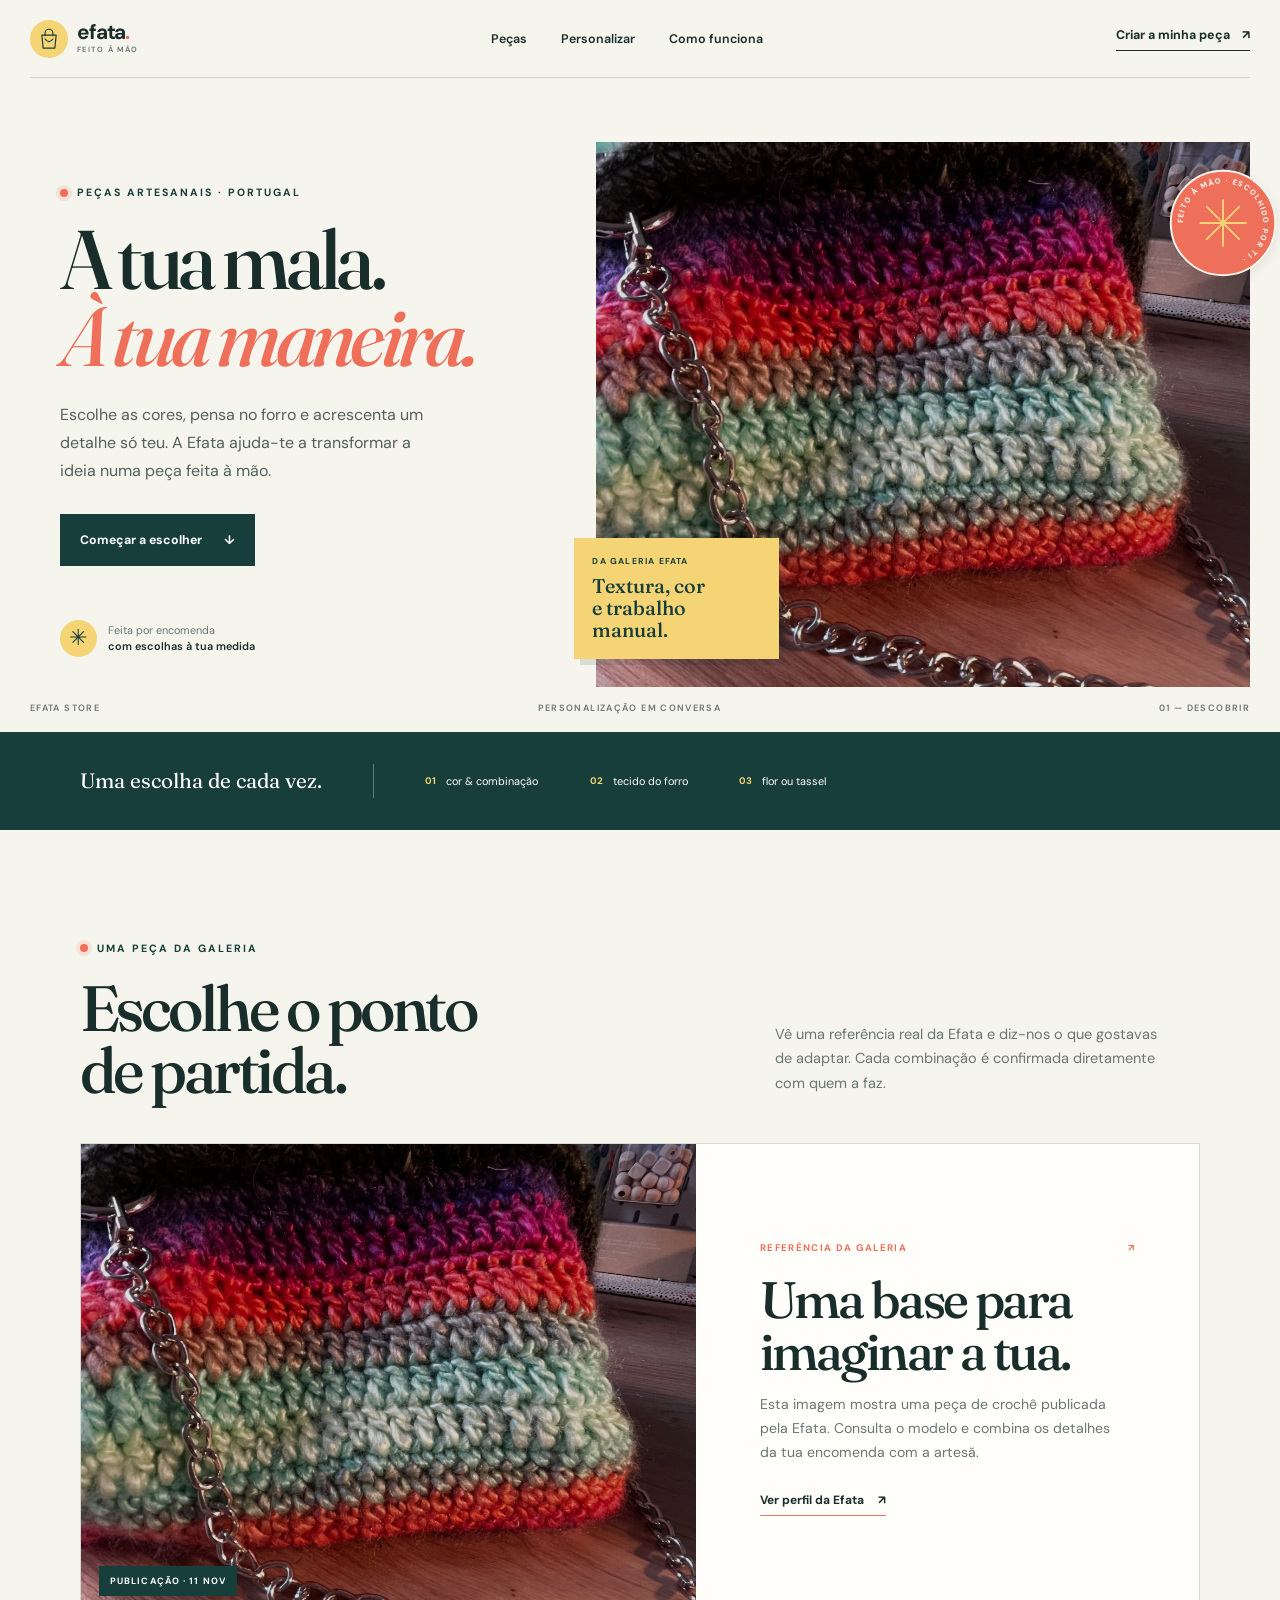
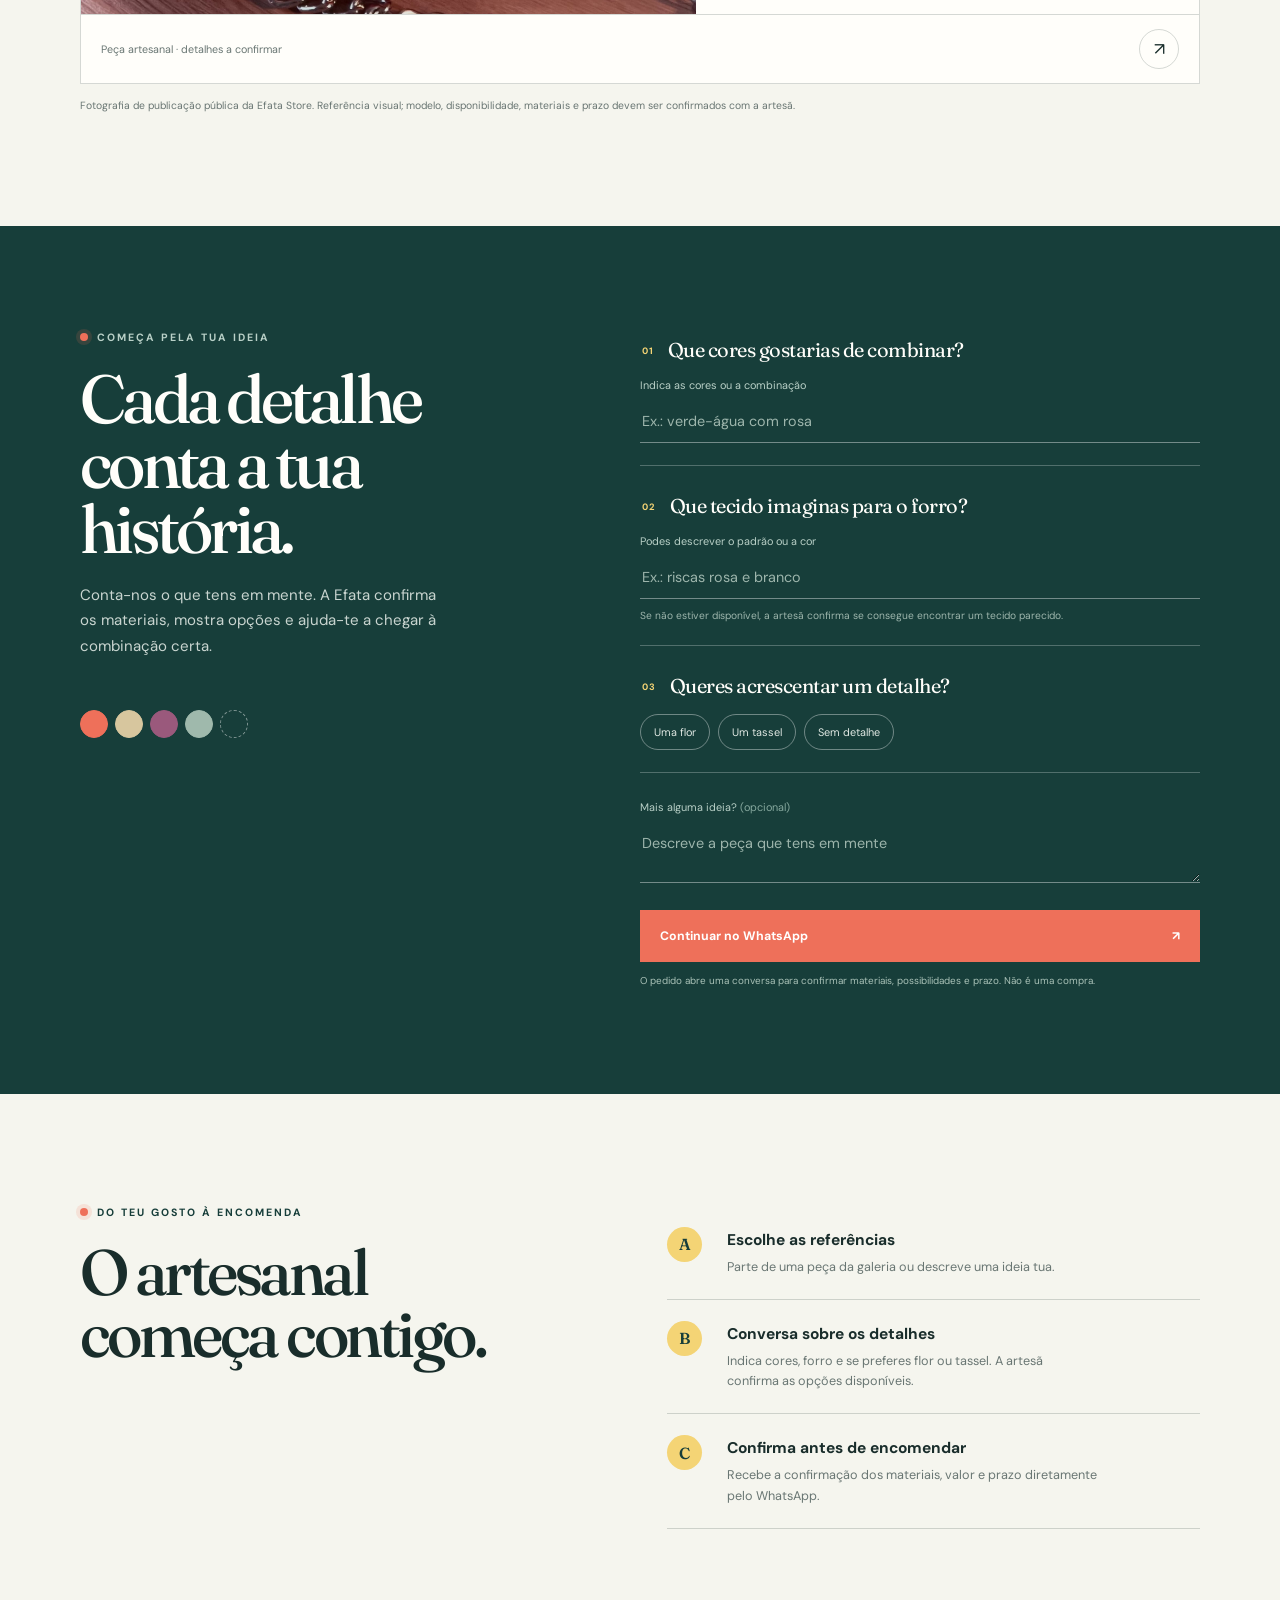
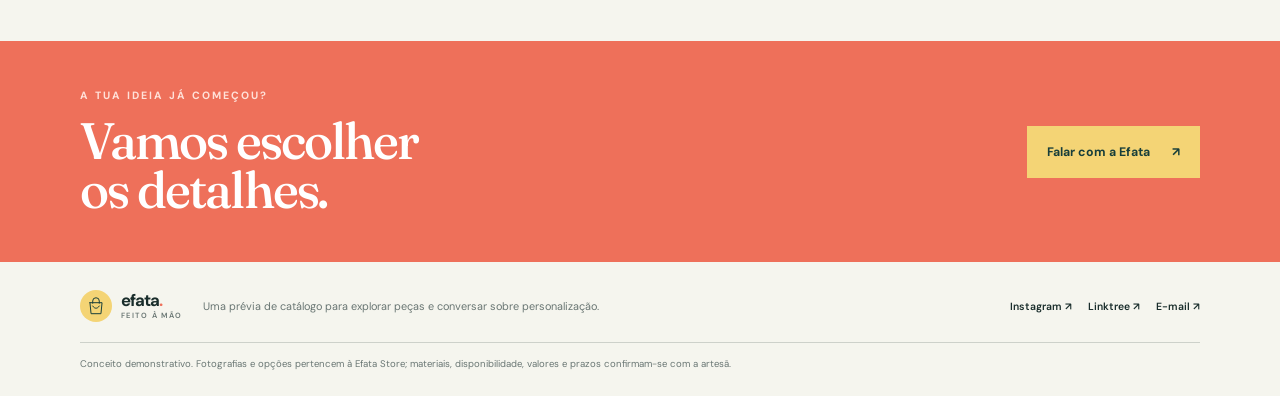
<file: index.html>
<!doctype html>
<html lang="pt-PT">
<head>
  <meta charset="utf-8">
  <meta name="viewport" content="width=device-width, initial-scale=1">
  <meta name="theme-color" content="#173e3a">
  <meta name="description" content="Descobre peças feitas à mão pela Efata Store e combina cores, forro e detalhes para pedir a tua mala pelo WhatsApp.">
  <title>Efata Store — feita à tua maneira</title>
  <link rel="preconnect" href="https://fonts.googleapis.com">
  <link rel="preconnect" href="https://fonts.gstatic.com" crossorigin>
  <link href="https://fonts.googleapis.com/css2?family=DM+Sans:wght@400;500;600;700&family=Fraunces:opsz,wght@9..144,500;9..144,600;9..144,700&display=swap" rel="stylesheet">
  <link rel="stylesheet" href="styles.css">
</head>
<body>
  <a class="skip-link" href="#conteudo">Saltar para o conteúdo</a>
  <header class="site-header">
    <a class="brand" href="#inicio" aria-label="Efata Store, início">
      <span class="brand-mark" aria-hidden="true"><svg viewBox="0 0 40 40"><path d="M9 14h22l-2 20H11L9 14Z"/><path d="M14 15V11a6 6 0 0 1 12 0v4M14 20c2 3 4 4 6 4s4-1 6-4"/></svg></span>
      <span>efata<span class="brand-dot">.</span><small>FEITO À MÃO</small></span>
    </a>
    <nav class="desktop-nav" aria-label="Navegação principal">
      <a href="#pecas">Peças</a><a href="#personalizar">Personalizar</a><a href="#sobre">Como funciona</a>
    </nav>
    <a class="header-cta" href="#personalizar">Criar a minha peça <span aria-hidden="true">↗</span></a>
  </header>

  <main id="conteudo">
    <section class="hero" id="inicio" aria-labelledby="hero-title">
      <div class="hero-copy">
        <p class="eyebrow"><span class="eyebrow-dot"></span> PEÇAS ARTESANAIS · PORTUGAL</p>
        <h1 id="hero-title">A tua mala.<br><em>À tua maneira.</em></h1>
        <p class="hero-text">Escolhe as cores, pensa no forro e acrescenta um detalhe só teu. A Efata ajuda-te a transformar a ideia numa peça feita à mão.</p>
        <a class="button button-dark" href="#personalizar">Começar a escolher <span aria-hidden="true">↓</span></a>
        <div class="hero-note"><span class="note-mark" aria-hidden="true">✳</span><span>Feita por encomenda<br><b>com escolhas à tua medida</b></span></div>
      </div>
      <div class="hero-image-wrap">
        <img class="hero-image" src="assets/bolsa-croche-11-nov.jpg" alt="Bolsa de crochê colorida mostrada numa publicação pública da Efata Store" fetchpriority="high">
        <div class="photo-caption"><span>DA GALERIA EFATA</span><b>Textura, cor<br>e trabalho manual.</b></div>
        <svg class="hero-stamp" viewBox="0 0 120 120" aria-label="Feito à mão">
          <defs><path id="circle-path" d="M60,60 m-42,0 a42,42 0 1,1 84,0 a42,42 0 1,1 -84,0"/></defs>
          <circle cx="60" cy="60" r="55"/><text><textPath href="#circle-path">FEITO À MÃO · ESCOLHIDO POR TI · </textPath></text><path d="M60 36v48M36 60h48M43 43l34 34M77 43 43 77"/>
        </svg>
      </div>
      <div class="hero-bottom"><span>EFATA STORE</span><span>PERSONALIZAÇÃO EM CONVERSA</span><span>01 — DESCOBRIR</span></div>
    </section>

    <section class="craft-strip" aria-label="Detalhes da personalização">
      <p>Uma escolha de cada vez.</p><span class="craft-line" aria-hidden="true"></span>
      <div><span>01</span> cor & combinação</div><div><span>02</span> tecido do forro</div><div><span>03</span> flor ou tassel</div>
    </section>

    <section class="pieces section-pad" id="pecas" aria-labelledby="pieces-title">
      <div class="section-heading">
        <div><p class="eyebrow"><span class="eyebrow-dot"></span> UMA PEÇA DA GALERIA</p><h2 id="pieces-title">Escolhe o ponto<br>de partida.</h2></div>
        <p>Vê uma referência real da Efata e diz-nos o que gostavas de adaptar. Cada combinação é confirmada diretamente com quem a faz.</p>
      </div>
      <article class="piece-card">
        <div class="piece-photo"><img src="assets/bolsa-croche-11-nov.jpg" alt="Pormenor de uma bolsa de crochê colorida da galeria pública da Efata Store" loading="lazy"><span class="photo-index">PUBLICAÇÃO · 11 NOV</span></div>
        <div class="piece-info">
          <div class="piece-label">REFERÊNCIA DA GALERIA <span>↗</span></div>
          <h3>Uma base para<br>imaginar a tua.</h3>
          <p>Esta imagem mostra uma peça de crochê publicada pela Efata. Consulta o modelo e combina os detalhes da tua encomenda com a artesã.</p>
          <a class="text-link" href="https://www.instagram.com/efata.store.2026/" target="_blank" rel="noopener noreferrer">Ver perfil da Efata <span aria-hidden="true">↗</span></a>
        </div>
        <div class="piece-cta"><span>Peça artesanal · detalhes a confirmar</span><a href="#personalizar" class="round-link" aria-label="Escolher detalhes para esta peça">↗</a></div>
      </article>
      <p class="catalog-disclaimer">Fotografia de publicação pública da Efata Store. Referência visual; modelo, disponibilidade, materiais e prazo devem ser confirmados com a artesã.</p>
    </section>

    <section class="customize section-pad" id="personalizar" aria-labelledby="custom-title">
      <div class="custom-intro">
        <p class="eyebrow eyebrow-light"><span class="eyebrow-dot"></span> COMEÇA PELA TUA IDEIA</p>
        <h2 id="custom-title">Cada detalhe<br>conta a tua história.</h2>
        <p>Conta-nos o que tens em mente. A Efata confirma os materiais, mostra opções e ajuda-te a chegar à combinação certa.</p>
        <div class="custom-ornament" aria-hidden="true"><span></span><span></span><span></span><span></span><span></span></div>
      </div>
      <form class="custom-form" id="custom-form">
        <fieldset>
          <legend><span>01</span> Que cores gostarias de combinar?</legend>
          <label class="field-label" for="colors">Indica as cores ou a combinação</label>
          <input id="colors" name="colors" type="text" placeholder="Ex.: verde-água com rosa" autocomplete="off">
        </fieldset>
        <fieldset>
          <legend><span>02</span> Que tecido imaginas para o forro?</legend>
          <label class="field-label" for="lining">Podes descrever o padrão ou a cor</label>
          <input id="lining" name="lining" type="text" placeholder="Ex.: riscas rosa e branco" autocomplete="off">
          <small>Se não estiver disponível, a artesã confirma se consegue encontrar um tecido parecido.</small>
        </fieldset>
        <fieldset>
          <legend><span>03</span> Queres acrescentar um detalhe?</legend>
          <div class="choice-row" role="group" aria-label="Escolha de detalhe">
            <label class="choice"><input type="radio" name="detail" value="flor"><span>Uma flor</span></label>
            <label class="choice"><input type="radio" name="detail" value="tassel"><span>Um tassel</span></label>
            <label class="choice"><input type="radio" name="detail" value="sem detalhe"><span>Sem detalhe</span></label>
          </div>
        </fieldset>
        <label class="field-label" for="idea">Mais alguma ideia? <span>(opcional)</span></label>
        <textarea id="idea" name="idea" rows="2" placeholder="Descreve a peça que tens em mente"></textarea>
        <button class="button button-coral" type="submit">Continuar no WhatsApp <span aria-hidden="true">↗</span></button>
        <p class="form-note">O pedido abre uma conversa para confirmar materiais, possibilidades e prazo. Não é uma compra.</p>
      </form>
    </section>

    <section class="how section-pad" id="sobre" aria-labelledby="how-title">
      <div class="how-title"><p class="eyebrow"><span class="eyebrow-dot"></span> DO TEU GOSTO À ENCOMENDA</p><h2 id="how-title">O artesanal<br>começa contigo.</h2></div>
      <div class="how-steps">
        <article><span class="step-mark">A</span><div><h3>Escolhe as referências</h3><p>Parte de uma peça da galeria ou descreve uma ideia tua.</p></div></article>
        <article><span class="step-mark">B</span><div><h3>Conversa sobre os detalhes</h3><p>Indica cores, forro e se preferes flor ou tassel. A artesã confirma as opções disponíveis.</p></div></article>
        <article><span class="step-mark">C</span><div><h3>Confirma antes de encomendar</h3><p>Recebe a confirmação dos materiais, valor e prazo diretamente pelo WhatsApp.</p></div></article>
      </div>
    </section>

    <section class="contact-band">
      <div><p class="eyebrow eyebrow-light">A TUA IDEIA JÁ COMEÇOU?</p><h2>Vamos escolher<br>os detalhes.</h2></div>
      <a class="button button-light" href="https://wa.me/351935082437?text=Ol%C3%A1%21%20Gostava%20de%20conversar%20sobre%20uma%20pe%C3%A7a%20personalizada%20da%20Efata." target="_blank" rel="noopener noreferrer">Falar com a Efata <span aria-hidden="true">↗</span></a>
    </section>
  </main>

  <footer class="site-footer">
    <a class="brand footer-brand" href="#inicio"><span class="brand-mark" aria-hidden="true"><svg viewBox="0 0 40 40"><path d="M9 14h22l-2 20H11L9 14Z"/><path d="M14 15V11a6 6 0 0 1 12 0v4M14 20c2 3 4 4 6 4s4-1 6-4"/></svg></span><span>efata<span class="brand-dot">.</span><small>FEITO À MÃO</small></span></a>
    <p>Uma prévia de catálogo para explorar peças e conversar sobre personalização.</p>
    <div class="footer-links"><a href="https://www.instagram.com/efata.store.2026/" target="_blank" rel="noopener noreferrer">Instagram ↗</a><a href="https://linktr.ee/efata.store" target="_blank" rel="noopener noreferrer">Linktree ↗</a><a href="mailto:efata.store2026@gmail.com">E-mail ↗</a></div>
    <small class="footer-note">Conceito demonstrativo. Fotografias e opções pertencem à Efata Store; materiais, disponibilidade, valores e prazos confirmam-se com a artesã.</small>
  </footer>
  <script src="app.js"></script>
</body>
</html>
</file>
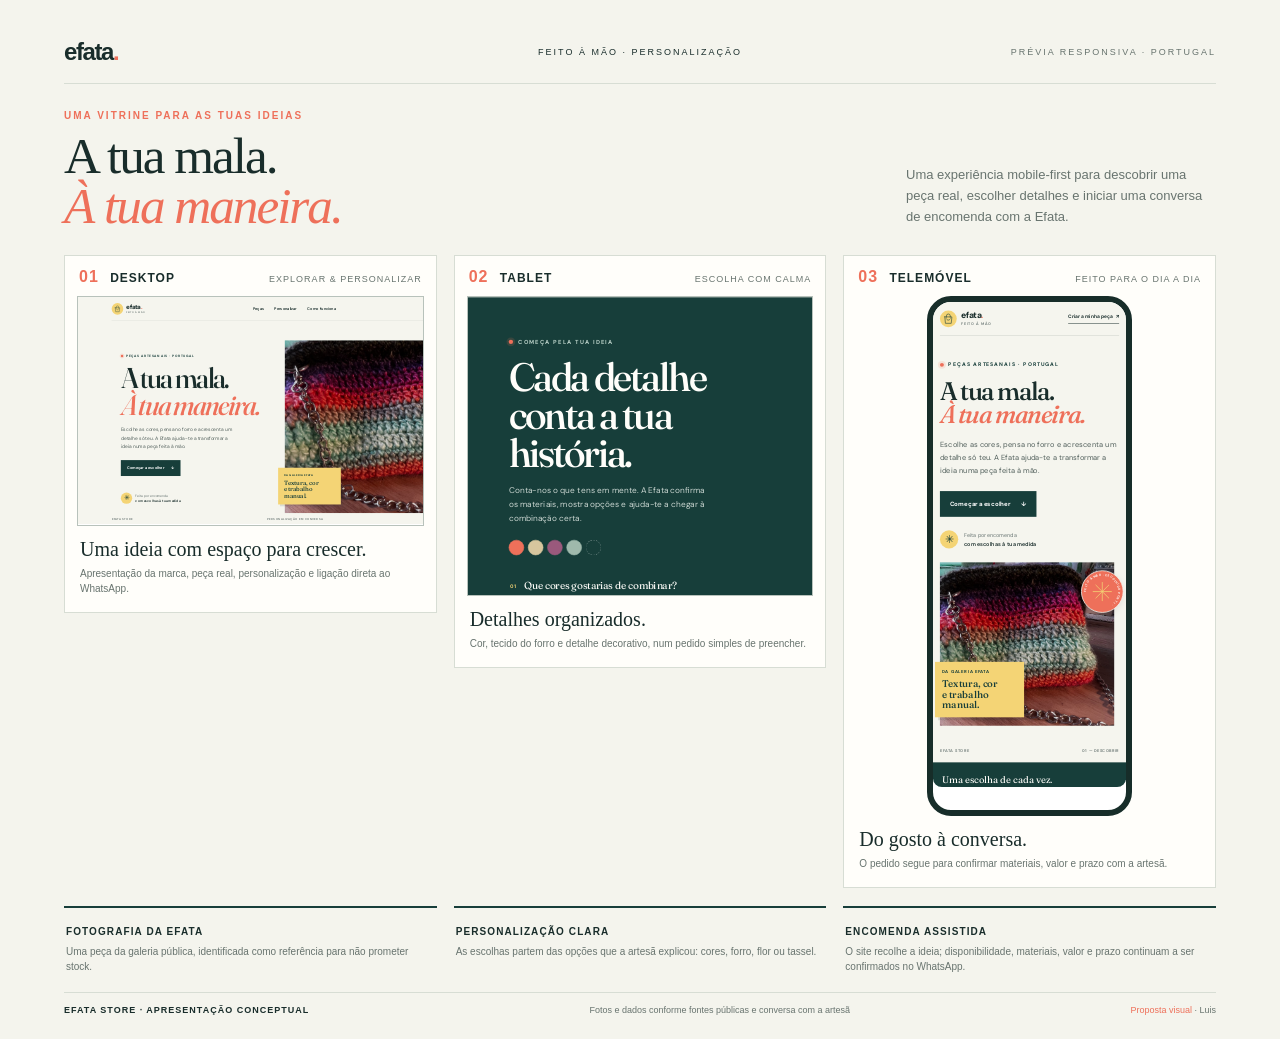
<file: arte/prancha.html>
<!doctype html>
<html lang="pt-PT">
<head>
  <meta charset="utf-8"><meta name="viewport" content="width=device-width,initial-scale=1">
  <title>Efata Store — apresentação responsiva</title>
  <style>
    :root{--ink:#192d2b;--green:#173e3a;--coral:#ee705a;--yellow:#f4d475;--paper:#f4f4ed;--line:#d7ddd4;--muted:#68746f;--serif:Georgia,'Times New Roman',serif;--sans:Arial,sans-serif}
    *{box-sizing:border-box}body{margin:0;background:var(--paper);color:var(--ink);font-family:var(--sans)}.sheet{max-width:1600px;margin:auto;padding:38px 5vw 24px}.top{display:grid;grid-template-columns:1fr auto 1fr;align-items:center;border-bottom:1px solid var(--line);padding-bottom:17px}.brand{font-size:24px;font-weight:700;letter-spacing:-1.4px}.brand i{color:var(--coral);font-style:normal}.top-center,.top-right{font-size:9px;letter-spacing:2px;text-transform:uppercase}.top-right{text-align:right;color:var(--muted)}.intro{display:flex;justify-content:space-between;align-items:end;gap:40px;padding:26px 0 24px}.intro .kicker{margin:0 0 10px;color:var(--coral);font-size:10px;font-weight:bold;letter-spacing:2px}.intro h1{margin:0;font:500 clamp(36px,4vw,60px)/.98 var(--serif);letter-spacing:-2px}.intro h1 em{color:var(--coral);font-weight:500}.intro>p{max-width:310px;margin:0 0 4px;color:var(--muted);font-size:13px;line-height:1.6}.devices{display:grid;grid-template-columns:repeat(3,minmax(0,1fr));gap:17px;align-items:start}.device{min-width:0;background:#fffefa;border:1px solid var(--line);padding:12px}.device-head{display:flex;align-items:baseline;justify-content:space-between;padding:0 2px 10px}.device-head b{font-size:12px;letter-spacing:1px}.device-head b span{color:var(--coral);font-size:16px;margin-right:7px}.device-head small{color:var(--muted);font-size:9px;letter-spacing:1px;text-transform:uppercase}.frame{width:100%;min-width:0;overflow:hidden;border:1px solid #b8c2bb;background:#fff;position:relative}.frame iframe{display:block;border:0;pointer-events:none}.desktop-frame{height:230px}.desktop-frame iframe{width:1440px;height:740px;transform:scale(.306);transform-origin:top left}.tablet-frame{height:300px}.tablet-frame iframe{width:768px;height:1024px;transform:scale(.55);transform-origin:top left}.phone-frame{height:520px;width:205px;max-width:100%;margin:auto;border:6px solid #172d29;border-radius:24px}.phone-frame iframe{width:390px;height:980px;transform:scale(.495);transform-origin:top left;border-radius:18px}.caption{padding:12px 3px 4px}.caption strong{font:500 20px var(--serif)}.caption p{margin:5px 0 0;color:var(--muted);font-size:10px;line-height:1.5}.takeaways{display:grid;grid-template-columns:repeat(3,minmax(0,1fr));gap:17px;margin-top:18px}.takeaways article{min-width:0;padding:13px 2px 0;border-top:2px solid var(--green)}.takeaways b{font-size:10px;letter-spacing:1.1px;text-transform:uppercase}.takeaways p{margin:5px 0 0;color:var(--muted);font-size:10px;line-height:1.5}.footer{margin-top:18px;padding-top:12px;border-top:1px solid var(--line);display:flex;justify-content:space-between;gap:20px;color:var(--muted);font-size:9px}.footer strong{color:var(--ink);letter-spacing:1px;text-transform:uppercase}.footer em{color:var(--coral);font-style:normal}
    @media(max-width:900px){.sheet{padding:25px 20px}.devices{grid-template-columns:1fr 1fr}.device:first-child{grid-column:1/-1}.desktop-frame{height:215px}.desktop-frame iframe{transform:scale(.28)}.tablet-frame iframe{transform:scale(.50)}.intro{align-items:start;flex-direction:column;gap:14px}.intro>p{max-width:510px}.takeaways{grid-template-columns:1fr 1fr}.top{grid-template-columns:1fr auto}.top-center{display:none}}
    @media(max-width:580px){.sheet{padding:18px 13px}.top{padding-bottom:12px}.brand{font-size:20px}.top-right{font-size:7px;letter-spacing:1px}.intro{padding:22px 0 18px}.intro h1{font-size:38px}.devices{grid-template-columns:1fr}.device:first-child{grid-column:auto}.desktop-frame{height:190px}.desktop-frame iframe{transform:scale(.25)}.tablet-frame{height:280px}.tablet-frame iframe{transform:scale(.48)}.phone-frame{height:490px;width:193px}.phone-frame iframe{transform:scale(.466)}.device{padding:9px}.takeaways{grid-template-columns:1fr}.footer{flex-direction:column;gap:7px}.footer span:last-child{text-align:left}}
  </style>
</head>
<body>
  <main class="sheet">
    <header class="top"><div class="brand">efata<i>.</i></div><div class="top-center">Feito à mão · Personalização</div><div class="top-right">Prévia responsiva · Portugal</div></header>
    <section class="intro"><div><p class="kicker">UMA VITRINE PARA AS TUAS IDEIAS</p><h1>A tua mala.<br><em>À tua maneira.</em></h1></div><p>Uma experiência mobile-first para descobrir uma peça real, escolher detalhes e iniciar uma conversa de encomenda com a Efata.</p></section>
    <section class="devices" aria-label="Prévia do site em três dispositivos">
      <article class="device"><div class="device-head"><b><span>01</span> DESKTOP</b><small>explorar & personalizar</small></div><div class="frame desktop-frame"><iframe src="../index.html" title="Prévia Efata Store no computador" loading="lazy"></iframe></div><div class="caption"><strong>Uma ideia com espaço para crescer.</strong><p>Apresentação da marca, peça real, personalização e ligação direta ao WhatsApp.</p></div></article>
      <article class="device"><div class="device-head"><b><span>02</span> TABLET</b><small>escolha com calma</small></div><div class="frame tablet-frame"><iframe src="../index.html#personalizar" title="Prévia Efata Store no tablet" loading="lazy"></iframe></div><div class="caption"><strong>Detalhes organizados.</strong><p>Cor, tecido do forro e detalhe decorativo, num pedido simples de preencher.</p></div></article>
      <article class="device"><div class="device-head"><b><span>03</span> TELEMÓVEL</b><small>feito para o dia a dia</small></div><div class="frame phone-frame"><iframe src="../index.html" title="Prévia Efata Store no telemóvel" loading="lazy"></iframe></div><div class="caption"><strong>Do gosto à conversa.</strong><p>O pedido segue para confirmar materiais, valor e prazo com a artesã.</p></div></article>
    </section>
    <section class="takeaways"><article><b>Fotografia da Efata</b><p>Uma peça da galeria pública, identificada como referência para não prometer stock.</p></article><article><b>Personalização clara</b><p>As escolhas partem das opções que a artesã explicou: cores, forro, flor ou tassel.</p></article><article><b>Encomenda assistida</b><p>O site recolhe a ideia; disponibilidade, materiais, valor e prazo continuam a ser confirmados no WhatsApp.</p></article></section>
    <footer class="footer"><strong>Efata Store · apresentação conceptual</strong><span>Fotos e dados conforme fontes públicas e conversa com a artesã</span><span><em>Proposta visual</em> · Luis</span></footer>
  </main>
</body>
</html>
</file>
<file: styles.css>
:root {
  --ink: #192d2b;
  --green: #173e3a;
  --green-soft: #dce9e1;
  --coral: #ee705a;
  --yellow: #f4d475;
  --paper: #f5f5ee;
  --white: #fffefa;
  --muted: #697673;
  --line: rgba(25, 45, 43, .18);
  --display: "Fraunces", Georgia, serif;
  --body: "DM Sans", Arial, sans-serif;
  --page: min(1220px, calc(100% - 48px));
}
* { box-sizing: border-box; }
html { scroll-behavior: smooth; }
body { margin: 0; color: var(--ink); background: var(--paper); font-family: var(--body); font-size: 16px; -webkit-font-smoothing: antialiased; }
a { color: inherit; }
button, input, textarea { font: inherit; }
button, a { -webkit-tap-highlight-color: transparent; }
:focus-visible { outline: 3px solid var(--coral); outline-offset: 3px; }
.skip-link { position: fixed; top: -5rem; left: 1rem; z-index: 20; background: var(--white); padding: .8rem 1rem; }
.skip-link:focus { top: 1rem; }
.site-header { width: var(--page); min-height: 78px; margin: auto; display: flex; align-items: center; justify-content: space-between; border-bottom: 1px solid var(--line); gap: 20px; }
.brand { display: inline-flex; align-items: center; gap: 9px; text-decoration: none; font-size: 1.3rem; font-weight: 700; letter-spacing: -.055em; line-height: .9; }
.brand-mark { width: 38px; height: 38px; display: grid; place-items: center; background: var(--yellow); border-radius: 50%; }
.brand-mark svg { width: 26px; fill: none; stroke: var(--green); stroke-width: 1.8; stroke-linecap: round; stroke-linejoin: round; }
.brand-dot { color: var(--coral); }
.brand small { display: block; margin-top: 5px; font-size: .47rem; letter-spacing: .19em; font-weight: 600; color: var(--muted); }
.desktop-nav { display: flex; gap: 34px; font-size: .78rem; font-weight: 600; }
.desktop-nav a, .header-cta { text-decoration: none; }
.desktop-nav a:hover, .footer-links a:hover { color: var(--coral); }
.header-cta { display: inline-flex; gap: 12px; align-items: center; border-bottom: 1px solid currentColor; padding: 0 0 7px; font-size: .78rem; font-weight: 700; }
.hero { width: var(--page); max-width: 1390px; margin: auto; min-height: 610px; padding: 64px 0 18px; display: grid; grid-template-columns: .86fr 1.14fr; grid-template-rows: 1fr auto; column-gap: 6%; }
.hero-copy { padding: 44px 0 30px 6%; position: relative; z-index: 2; }
.eyebrow { display: flex; align-items: center; gap: 9px; margin: 0 0 22px; font-size: .66rem; font-weight: 700; letter-spacing: .19em; color: var(--green); }
.eyebrow-dot { width: 8px; height: 8px; display: inline-block; border-radius: 50%; background: var(--coral); box-shadow: 0 0 0 4px rgba(238,112,90,.15); }
h1, h2, h3, p { margin-top: 0; }
h1, h2 { font-family: var(--display); font-weight: 500; letter-spacing: -.055em; }
h1 { max-width: 540px; margin-bottom: 25px; font-size: clamp(3.4rem, 6.5vw, 6.35rem); line-height: .93; }
h1 em { color: var(--coral); font-weight: 500; }
.hero-text { max-width: 390px; color: #53615d; font-size: 1rem; line-height: 1.75; }
.button { display: inline-flex; align-items: center; justify-content: center; gap: 22px; min-height: 52px; padding: 0 20px; border: 0; text-decoration: none; font-size: .77rem; font-weight: 700; transition: transform .2s ease, background .2s ease; cursor: pointer; }
.button:hover { transform: translateY(-2px); }
.button-dark { margin-top: 13px; background: var(--green); color: white; }
.button-dark:hover { background: #22554f; }
.hero-note { display: flex; align-items: center; gap: 11px; margin-top: 54px; font-size: .68rem; line-height: 1.5; color: var(--muted); }
.hero-note b { color: var(--ink); font-weight: 600; }
.note-mark { display: grid; place-items: center; width: 37px; height: 37px; border-radius: 50%; background: var(--yellow); color: var(--green); font-size: 1.4rem; }
.hero-image-wrap { position: relative; min-height: 500px; overflow: visible; background: var(--green-soft); }
.hero-image { width: 100%; height: 100%; min-height: 500px; position: absolute; inset: 0; display: block; object-fit: cover; object-position: 50% 58%; }
.photo-caption { position: absolute; left: -22px; bottom: 28px; width: 205px; padding: 17px 18px; background: var(--yellow); color: var(--green); box-shadow: 6px 6px 0 rgba(25,45,43,.12); }
.photo-caption span, .photo-caption b { display: block; }
.photo-caption span { margin-bottom: 9px; font-size: .54rem; font-weight: 700; letter-spacing: .14em; }
.photo-caption b { font-family: var(--display); font-size: 1.24rem; line-height: 1.1; font-weight: 500; }
.hero-stamp { width: 114px; position: absolute; top: 24px; right: -30px; filter: drop-shadow(0 4px 6px rgba(0,0,0,.08)); }
.hero-stamp circle { fill: var(--coral); stroke: var(--paper); stroke-width: 2; }
.hero-stamp text { fill: var(--white); font: 700 8px var(--body); letter-spacing: 1.3px; }
.hero-stamp path:not(:first-child) { fill: none; stroke: var(--yellow); stroke-width: 2; stroke-linecap: round; }
.hero-bottom { grid-column: 1 / -1; display: flex; justify-content: space-between; padding: 15px 0 0; color: var(--muted); font-size: .57rem; font-weight: 600; letter-spacing: .15em; }
.craft-strip { min-height: 98px; padding: 18px max(calc((100% - 1120px)/2), 24px); display: flex; align-items: center; gap: clamp(18px,4vw,64px); background: var(--green); color: var(--white); }
.craft-strip p { margin: 0; font-family: var(--display); font-size: 1.3rem; white-space: nowrap; }
.craft-line { width: 1px; height: 34px; background: rgba(255,255,255,.32); }
.craft-strip div { display: flex; align-items: center; gap: 10px; font-size: .68rem; white-space: nowrap; }
.craft-strip div span { color: var(--yellow); font-weight: 700; font-size: .6rem; }
.section-pad { width: var(--page); max-width: 1120px; margin: auto; padding: 112px 0; }
.section-heading { display: grid; grid-template-columns: 1fr .65fr; align-items: end; gap: 40px; margin-bottom: 42px; }
.section-heading h2, .how-title h2 { margin: 0; font-size: clamp(2.8rem, 5vw, 4.6rem); line-height: .97; }
.section-heading > p { max-width: 395px; margin: 0 0 4px; color: var(--muted); line-height: 1.7; font-size: .91rem; }
.piece-card { display: grid; grid-template-columns: 1.1fr .9fr; grid-template-rows: 1fr auto; background: var(--white); border: 1px solid var(--line); }
.piece-photo { position: relative; min-height: 470px; overflow: hidden; background: #cbd8cd; }
.piece-photo img { position: absolute; inset: 0; width: 100%; height: 100%; object-fit: cover; object-position: 50% 55%; }
.photo-index { position: absolute; left: 18px; bottom: 18px; padding: 9px 11px; color: white; background: var(--green); font-size: .57rem; font-weight: 700; letter-spacing: .12em; }
.piece-info { align-self: center; padding: 44px clamp(26px,5vw,72px); }
.piece-label { display: flex; justify-content: space-between; color: var(--coral); font-size: .6rem; font-weight: 700; letter-spacing: .14em; }
.piece-info h3 { margin: 20px 0 16px; font-family: var(--display); font-size: clamp(2.2rem,4vw,3.4rem); line-height: 1; font-weight: 500; letter-spacing: -.05em; }
.piece-info p { max-width: 350px; margin-bottom: 24px; color: var(--muted); font-size: .88rem; line-height: 1.7; }
.text-link { display: inline-flex; gap: 14px; padding-bottom: 7px; border-bottom: 1px solid var(--coral); text-decoration: none; font-size: .75rem; font-weight: 700; }
.piece-cta { grid-column: 1 / -1; display: flex; align-items: center; justify-content: space-between; gap: 20px; padding: 14px 20px; border-top: 1px solid var(--line); }
.piece-cta span { font-size: .67rem; color: var(--muted); }
.round-link { display: grid; place-items: center; width: 40px; height: 40px; border: 1px solid var(--line); border-radius: 50%; text-decoration: none; font-size: 1.1rem; }
.round-link:hover { background: var(--yellow); border-color: var(--yellow); }
.catalog-disclaimer { margin: 14px 0 0; color: var(--muted); font-size: .65rem; line-height: 1.5; }
.customize { max-width: unset; width: 100%; padding: 105px max(calc((100% - 1120px)/2), 24px); display: grid; grid-template-columns: .8fr 1fr; align-items: start; gap: 10%; background: var(--green); color: var(--white); }
.eyebrow-light { color: #b9d0c7; }
.custom-intro { position: sticky; top: 40px; }
.custom-intro h2 { margin: 0 0 22px; max-width: 480px; font-size: clamp(3rem,5.3vw,5rem); line-height: .96; }
.custom-intro > p:not(.eyebrow) { max-width: 365px; color: #c9d5d0; font-size: .94rem; line-height: 1.7; }
.custom-ornament { display: flex; gap: 7px; margin-top: 50px; }
.custom-ornament span { width: 28px; height: 28px; border-radius: 50%; border: 1px solid rgba(255,255,255,.45); }
.custom-ornament span:nth-child(1) { background: var(--coral); border-color: var(--coral); }
.custom-ornament span:nth-child(2) { background: #d7c69e; border-color: #d7c69e; }
.custom-ornament span:nth-child(3) { background: #9a597c; border-color: #9a597c; }
.custom-ornament span:nth-child(4) { background: #9fb9ac; border-color: #9fb9ac; }
.custom-ornament span:nth-child(5) { border-style: dashed; }
.custom-form { padding-top: 6px; }
.custom-form fieldset { min-width: 0; margin: 0 0 27px; padding: 0 0 22px; border: 0; border-bottom: 1px solid rgba(255,255,255,.25); }
.custom-form legend { margin-bottom: 16px; font-family: var(--display); font-size: 1.25rem; letter-spacing: -.025em; }
.custom-form legend span { display: inline-block; margin-right: 10px; color: var(--yellow); font: 700 .58rem var(--body); letter-spacing: .12em; vertical-align: 3px; }
.field-label { display: block; margin: 0 0 8px; color: #b9d0c7; font-size: .68rem; }
.field-label span { color: #86a89e; }
.custom-form input[type="text"], .custom-form textarea { width: 100%; padding: 12px 2px; color: white; background: transparent; border: 0; border-bottom: 1px solid rgba(255,255,255,.4); border-radius: 0; outline: none; font-size: .9rem; resize: vertical; }
.custom-form input::placeholder, .custom-form textarea::placeholder { color: #9db5ac; opacity: 1; }
.custom-form input:focus, .custom-form textarea:focus { border-color: var(--yellow); }
.custom-form small { display: block; margin-top: 9px; color: #9db5ac; font-size: .64rem; line-height: 1.5; }
.choice-row { display: flex; flex-wrap: wrap; gap: 8px; }
.choice { cursor: pointer; }
.choice input { position: absolute; opacity: 0; pointer-events: none; }
.choice span { display: block; padding: 10px 13px; border: 1px solid rgba(255,255,255,.38); border-radius: 999px; color: #e0e8e3; font-size: .68rem; transition: background .18s, color .18s; }
.choice input:checked + span { color: var(--green); background: var(--yellow); border-color: var(--yellow); }
.choice input:focus-visible + span { outline: 3px solid var(--coral); outline-offset: 3px; }
.button-coral { width: 100%; margin-top: 22px; justify-content: space-between; background: var(--coral); color: #fff; }
.button-coral:hover { background: #f47e67; }
.form-note { margin: 12px 0 0; color: #a9c1b7; font-size: .62rem; line-height: 1.5; }
.how { display: grid; grid-template-columns: .85fr 1fr; gap: 12%; }
.how-steps article { display: grid; grid-template-columns: 42px 1fr; gap: 18px; padding: 21px 0; border-bottom: 1px solid var(--line); }
.step-mark { display: grid; place-items: center; width: 35px; height: 35px; border-radius: 50%; background: var(--yellow); color: var(--green); font-family: var(--display); font-weight: 600; }
.how-steps h3 { margin: 3px 0 7px; font-size: .97rem; }
.how-steps p { max-width: 370px; margin: 0; color: var(--muted); font-size: .79rem; line-height: 1.65; }
.contact-band { padding: 48px max(calc((100% - 1120px)/2), 24px); display: flex; align-items: center; justify-content: space-between; gap: 28px; background: var(--coral); color: white; }
.contact-band .eyebrow { color: #ffe1d9; margin-bottom: 15px; }
.contact-band h2 { margin: 0; font-family: var(--display); font-weight: 500; font-size: clamp(2.5rem,4vw,4rem); line-height: .95; letter-spacing: -.04em; }
.button-light { color: var(--green); background: var(--yellow); }
.button-light:hover { background: #f9df91; }
.site-footer { width: var(--page); max-width: 1120px; margin: auto; padding: 28px 0 24px; display: grid; grid-template-columns: auto 1fr auto; align-items: center; gap: 20px; }
.footer-brand { font-size: 1.05rem; }
.footer-brand .brand-mark { width: 32px; height: 32px; }
.footer-brand .brand-mark svg { width: 22px; }
.site-footer > p { margin: 0; color: var(--muted); font-size: .68rem; }
.footer-links { display: flex; gap: 16px; font-size: .65rem; font-weight: 600; }
.footer-links a { text-decoration: none; }
.footer-note { grid-column: 1 / -1; padding-top: 14px; border-top: 1px solid var(--line); color: var(--muted); font-size: .6rem; line-height: 1.5; }
@media (max-width: 800px) {
  :root { --page: min(100% - 36px, 620px); }
  .site-header { min-height: 68px; }
  .desktop-nav { display: none; }
  .header-cta { font-size: .68rem; }
  .hero { padding-top: 28px; min-height: unset; grid-template-columns: 1fr; gap: 28px; }
  .hero-copy { padding: 24px 0 0; }
  h1 { max-width: 460px; font-size: clamp(3.2rem, 13vw, 5.2rem); }
  .hero-text { max-width: 460px; font-size: .94rem; }
  .hero-note { margin-top: 27px; }
  .hero-image-wrap { min-height: 380px; margin: 0 10px 8px 0; }
  .hero-image { min-height: 380px; }
  .hero-stamp { width: 92px; right: -22px; top: 13px; }
  .photo-caption { left: -10px; bottom: 17px; width: 180px; padding: 13px 14px; }
  .hero-bottom { padding-top: 10px; font-size: .5rem; }
  .craft-strip { padding: 22px max(calc((100% - 620px)/2), 18px); flex-wrap: wrap; gap: 14px 22px; }
  .craft-strip p { flex-basis: 100%; font-size: 1.2rem; }
  .craft-line { display: none; }
  .craft-strip div { font-size: .62rem; }
  .section-pad { padding: 76px 0; }
  .section-heading { grid-template-columns: 1fr; gap: 18px; margin-bottom: 28px; }
  .section-heading h2, .how-title h2 { font-size: clamp(2.8rem, 11vw, 4rem); }
  .section-heading > p { font-size: .85rem; }
  .piece-card { grid-template-columns: 1fr; }
  .piece-photo { min-height: 400px; }
  .piece-info { padding: 28px 24px 34px; }
  .piece-info h3 { font-size: 2.7rem; }
  .piece-cta { grid-column: 1; }
  .customize { padding: 75px max(calc((100% - 620px)/2), 18px); grid-template-columns: 1fr; gap: 38px; }
  .custom-intro { position: static; }
  .custom-intro h2 { font-size: clamp(3rem, 11vw, 4.5rem); }
  .custom-ornament { margin-top: 25px; }
  .custom-form legend { font-size: 1.16rem; }
  .how { grid-template-columns: 1fr; gap: 30px; }
  .contact-band { padding: 40px max(calc((100% - 620px)/2), 18px); align-items: flex-start; flex-direction: column; }
  .site-footer { grid-template-columns: 1fr auto; gap: 14px; padding-top: 22px; }
  .site-footer > p { grid-column: 1 / -1; grid-row: 2; }
  .footer-links { grid-column: 1 / -1; grid-row: 3; flex-wrap: wrap; }
  .footer-note { grid-row: 4; }
}
@media (max-width: 390px) {
  :root { --page: calc(100% - 28px); }
  .brand { font-size: 1.1rem; }
  .brand-mark { width: 34px; height: 34px; }
  .header-cta { gap: 7px; font-size: .61rem; }
  .hero-bottom { letter-spacing: .1em; }
  .hero-bottom span:nth-child(2) { display: none; }
  .hero-image-wrap, .hero-image { min-height: 330px; }
  .piece-photo { min-height: 330px; }
  .choice-row { gap: 6px; }
  .choice span { padding: 9px 11px; font-size: .62rem; }
}
@media (prefers-reduced-motion: reduce) {
  html { scroll-behavior: auto; }
  *, *::before, *::after { transition-duration: .01ms !important; animation-duration: .01ms !important; animation-iteration-count: 1 !important; }
}
</file>
